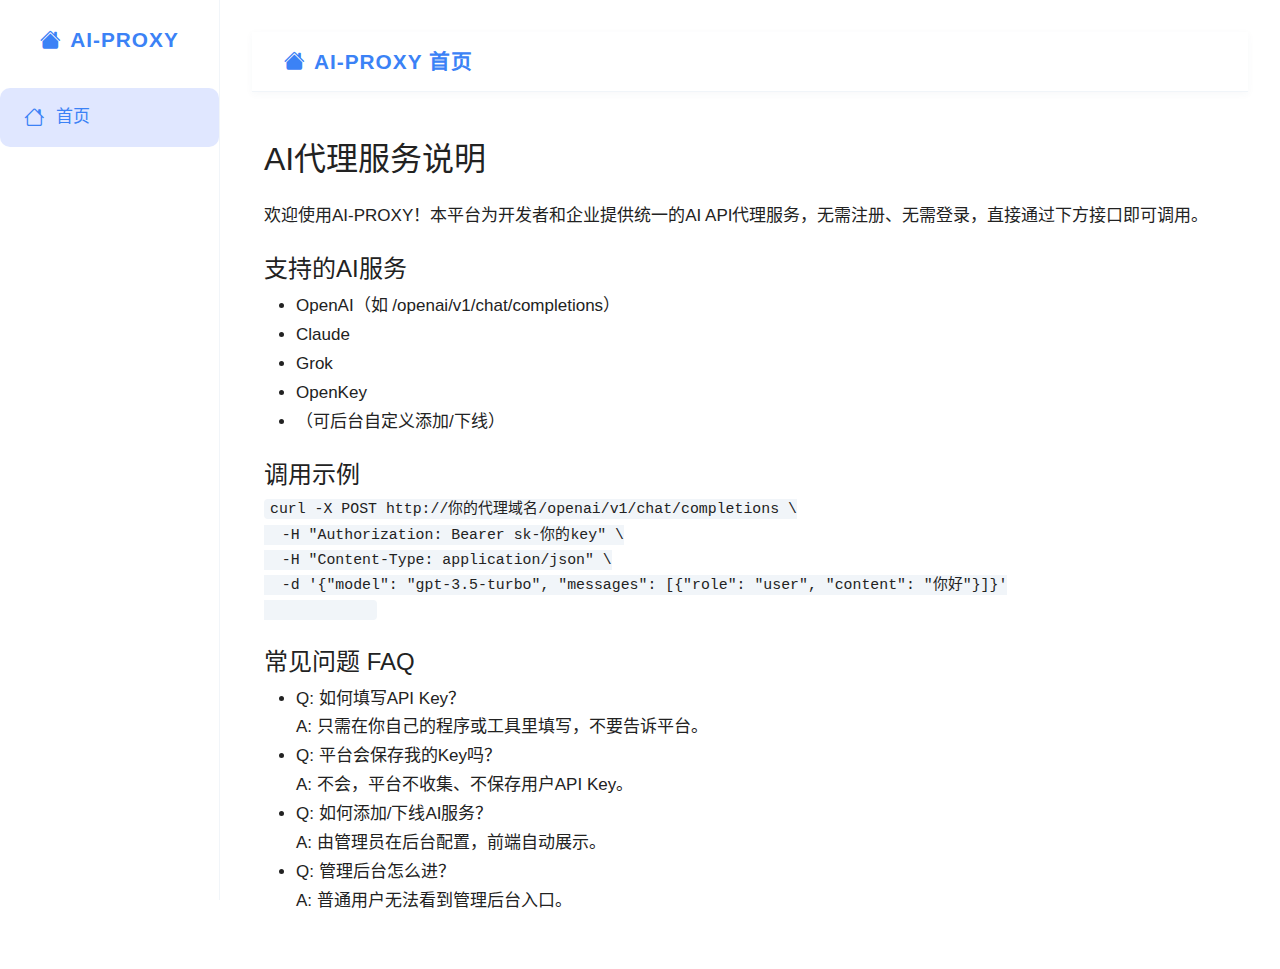
<file: web/index.html>
<!DOCTYPE html>
<html lang="zh-CN">
<head>
    <meta charset="UTF-8">
    <meta name="viewport" content="width=device-width, initial-scale=1.0">
    <title>AI-PROXY 首页</title>
    <link href="https://cdn.jsdelivr.net/npm/bootstrap@5.1.3/dist/css/bootstrap.min.css" rel="stylesheet">
    <link href="https://cdn.jsdelivr.net/npm/bootstrap-icons@1.7.2/font/bootstrap-icons.css" rel="stylesheet">
    <link href="css/main.css" rel="stylesheet">
</head>
<body>
    <!-- 侧边栏，仅首页菜单 -->
    <nav id="sidebar">
        <div class="d-flex align-items-center justify-content-center mb-4" style="height:48px;">
            <span class="navbar-brand"><i class="bi bi-house-fill me-2"></i>AI-PROXY</span>
        </div>
        <ul class="components">
            <li class="active">
                <a href="#">
                    <i class="bi bi-house"></i>
                    <span>首页</span>
                </a>
            </li>
        </ul>
    </nav>
    <!-- 主内容区 -->
    <div id="main-content">
        <nav class="navbar">
            <span class="navbar-brand d-none d-md-block"><i class="bi bi-house-fill me-2"></i>AI-PROXY 首页</span>
        </nav>
        <div class="container mt-5">
            <h2 class="mb-4">AI代理服务说明</h2>
            <p>欢迎使用AI-PROXY！本平台为开发者和企业提供统一的AI API代理服务，无需注册、无需登录，直接通过下方接口即可调用。</p>
            <h4 class="mt-4">支持的AI服务</h4>
            <ul>
                <li>OpenAI（如 /openai/v1/chat/completions）</li>
                <li>Claude</li>
                <li>Grok</li>
                <li>OpenKey</li>
                <li>（可后台自定义添加/下线）</li>
            </ul>
            <h4 class="mt-4">调用示例</h4>
            <pre><code>curl -X POST http://你的代理域名/openai/v1/chat/completions \
  -H "Authorization: Bearer sk-你的key" \
  -H "Content-Type: application/json" \
  -d '{"model": "gpt-3.5-turbo", "messages": [{"role": "user", "content": "你好"}]}'
            </code></pre>
            <h4 class="mt-4">常见问题 FAQ</h4>
            <ul>
                <li>Q: 如何填写API Key？<br>A: 只需在你自己的程序或工具里填写，不要告诉平台。</li>
                <li>Q: 平台会保存我的Key吗？<br>A: 不会，平台不收集、不保存用户API Key。</li>
                <li>Q: 如何添加/下线AI服务？<br>A: 由管理员在后台配置，前端自动展示。</li>
                <li>Q: 管理后台怎么进？<br>A: 普通用户无法看到管理后台入口。</li>
            </ul>
        </div>
    </div>
</body>
</html>
</file>
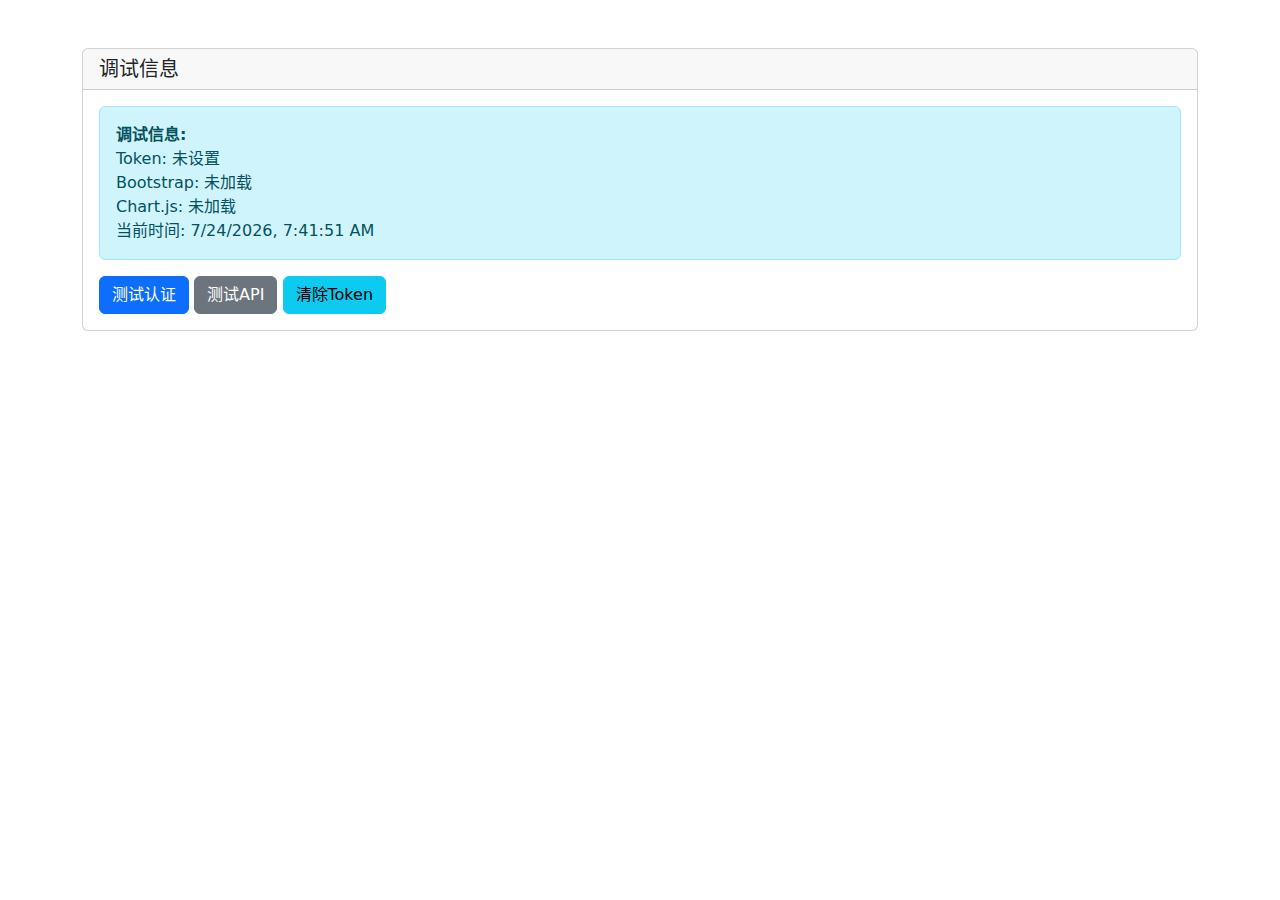
<file: web/debug.html>
<!DOCTYPE html>
<html lang="zh-CN">
<head>
    <meta charset="UTF-8">
    <meta name="viewport" content="width=device-width, initial-scale=1.0">
    <title>调试页面</title>
    <link href="https://cdn.jsdelivr.net/npm/bootstrap@5.1.3/dist/css/bootstrap.min.css" rel="stylesheet">
</head>
<body>
    <div class="container mt-5">
        <div class="row">
            <div class="col-12">
                <div class="card">
                    <div class="card-header">
                        <h5 class="card-title mb-0">调试信息</h5>
                    </div>
                    <div class="card-body">
                        <div id="debugInfo"></div>
                        <button class="btn btn-primary" onclick="testAuth()">测试认证</button>
                        <button class="btn btn-secondary" onclick="testAPI()">测试API</button>
                        <button class="btn btn-info" onclick="clearToken()">清除Token</button>
                    </div>
                </div>
            </div>
        </div>
    </div>

    <script>
        function updateDebugInfo() {
            const debugDiv = document.getElementById('debugInfo');
            const token = localStorage.getItem('admin_token');
            
            debugDiv.innerHTML = `
                <div class="alert alert-info">
                    <strong>调试信息:</strong><br>
                    Token: ${token || '未设置'}<br>
                    Bootstrap: ${typeof bootstrap !== 'undefined' ? '已加载' : '未加载'}<br>
                    Chart.js: ${typeof Chart !== 'undefined' ? '已加载' : '未加载'}<br>
                    当前时间: ${new Date().toLocaleString()}
                </div>
            `;
        }
        
        async function testAuth() {
            const token = localStorage.getItem('admin_token');
            const debugDiv = document.getElementById('debugInfo');
            
            if (!token) {
                debugDiv.innerHTML = '<div class="alert alert-warning">未找到Token，请先设置Token</div>';
                return;
            }
            
            try {
                const response = await fetch('http://localhost:8080/admin/stats', {
                    headers: {
                        'Authorization': `Bearer ${token}`,
                        'Content-Type': 'application/json'
                    }
                });
                
                if (response.ok) {
                    const data = await response.json();
                    debugDiv.innerHTML = `<div class="alert alert-success">认证成功: ${JSON.stringify(data)}</div>`;
                } else {
                    debugDiv.innerHTML = `<div class="alert alert-danger">认证失败: ${response.status}</div>`;
                }
            } catch (error) {
                debugDiv.innerHTML = `<div class="alert alert-danger">请求错误: ${error.message}</div>`;
            }
        }
        
        async function testAPI() {
            const debugDiv = document.getElementById('debugInfo');
            
            try {
                const response = await fetch('http://localhost:8080/admin/stats', {
                    headers: {
                        'Authorization': 'Bearer 123456',
                        'Content-Type': 'application/json'
                    }
                });
                
                if (response.ok) {
                    const data = await response.json();
                    debugDiv.innerHTML = `<div class="alert alert-success">API测试成功: ${JSON.stringify(data)}</div>`;
                } else {
                    debugDiv.innerHTML = `<div class="alert alert-danger">API测试失败: ${response.status}</div>`;
                }
            } catch (error) {
                debugDiv.innerHTML = `<div class="alert alert-danger">API测试错误: ${error.message}</div>`;
            }
        }
        
        function clearToken() {
            localStorage.removeItem('admin_token');
            updateDebugInfo();
        }
        
        // 页面加载时更新调试信息
        document.addEventListener('DOMContentLoaded', function() {
            updateDebugInfo();
        });
    </script>
</body>
</html>
</file>
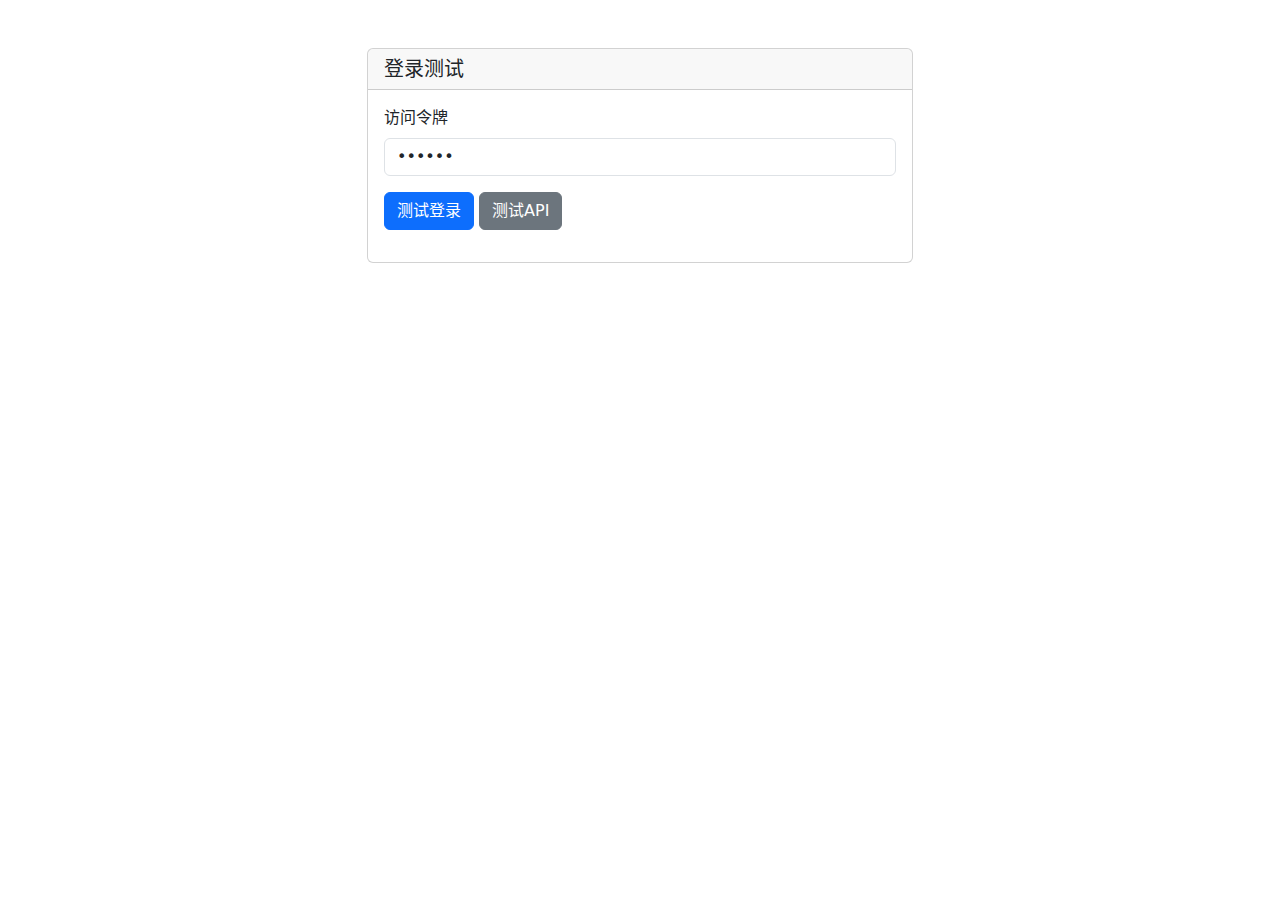
<file: web/test.html>
<!DOCTYPE html>
<html lang="zh-CN">
<head>
    <meta charset="UTF-8">
    <meta name="viewport" content="width=device-width, initial-scale=1.0">
    <title>登录测试</title>
    <link href="https://cdn.jsdelivr.net/npm/bootstrap@5.1.3/dist/css/bootstrap.min.css" rel="stylesheet">
</head>
<body>
    <div class="container mt-5">
        <div class="row justify-content-center">
            <div class="col-md-6">
                <div class="card">
                    <div class="card-header">
                        <h5 class="card-title mb-0">登录测试</h5>
                    </div>
                    <div class="card-body">
                        <form id="testForm">
                            <div class="mb-3">
                                <label for="token" class="form-label">访问令牌</label>
                                <input type="password" class="form-control" id="token" value="123456">
                            </div>
                            <button type="button" class="btn btn-primary" onclick="testLogin()">测试登录</button>
                            <button type="button" class="btn btn-secondary" onclick="testAPI()">测试API</button>
                        </form>
                        <div id="result" class="mt-3"></div>
                    </div>
                </div>
            </div>
        </div>
    </div>

    <script>
        async function testLogin() {
            const token = document.getElementById('token').value;
            const resultDiv = document.getElementById('result');
            
            try {
                // 保存token
                localStorage.setItem('admin_token', token);
                resultDiv.innerHTML = '<div class="alert alert-success">Token已保存到localStorage</div>';
                
                // 测试API调用
                const response = await fetch('http://localhost:8080/admin/stats', {
                    headers: {
                        'Authorization': `Bearer ${token}`,
                        'Content-Type': 'application/json'
                    }
                });
                
                if (response.ok) {
                    const data = await response.json();
                    resultDiv.innerHTML += `<div class="alert alert-success">API调用成功: ${JSON.stringify(data)}</div>`;
                } else {
                    resultDiv.innerHTML += `<div class="alert alert-danger">API调用失败: ${response.status}</div>`;
                }
            } catch (error) {
                resultDiv.innerHTML += `<div class="alert alert-danger">错误: ${error.message}</div>`;
            }
        }
        
        async function testAPI() {
            const resultDiv = document.getElementById('result');
            
            try {
                const response = await fetch('http://localhost:8080/admin/stats', {
                    headers: {
                        'Authorization': 'Bearer 123456',
                        'Content-Type': 'application/json'
                    }
                });
                
                if (response.ok) {
                    const data = await response.json();
                    resultDiv.innerHTML = `<div class="alert alert-success">API测试成功: ${JSON.stringify(data)}</div>`;
                } else {
                    resultDiv.innerHTML = `<div class="alert alert-danger">API测试失败: ${response.status}</div>`;
                }
            } catch (error) {
                resultDiv.innerHTML = `<div class="alert alert-danger">API测试错误: ${error.message}</div>`;
            }
        }
    </script>
</body>
</html>
</file>
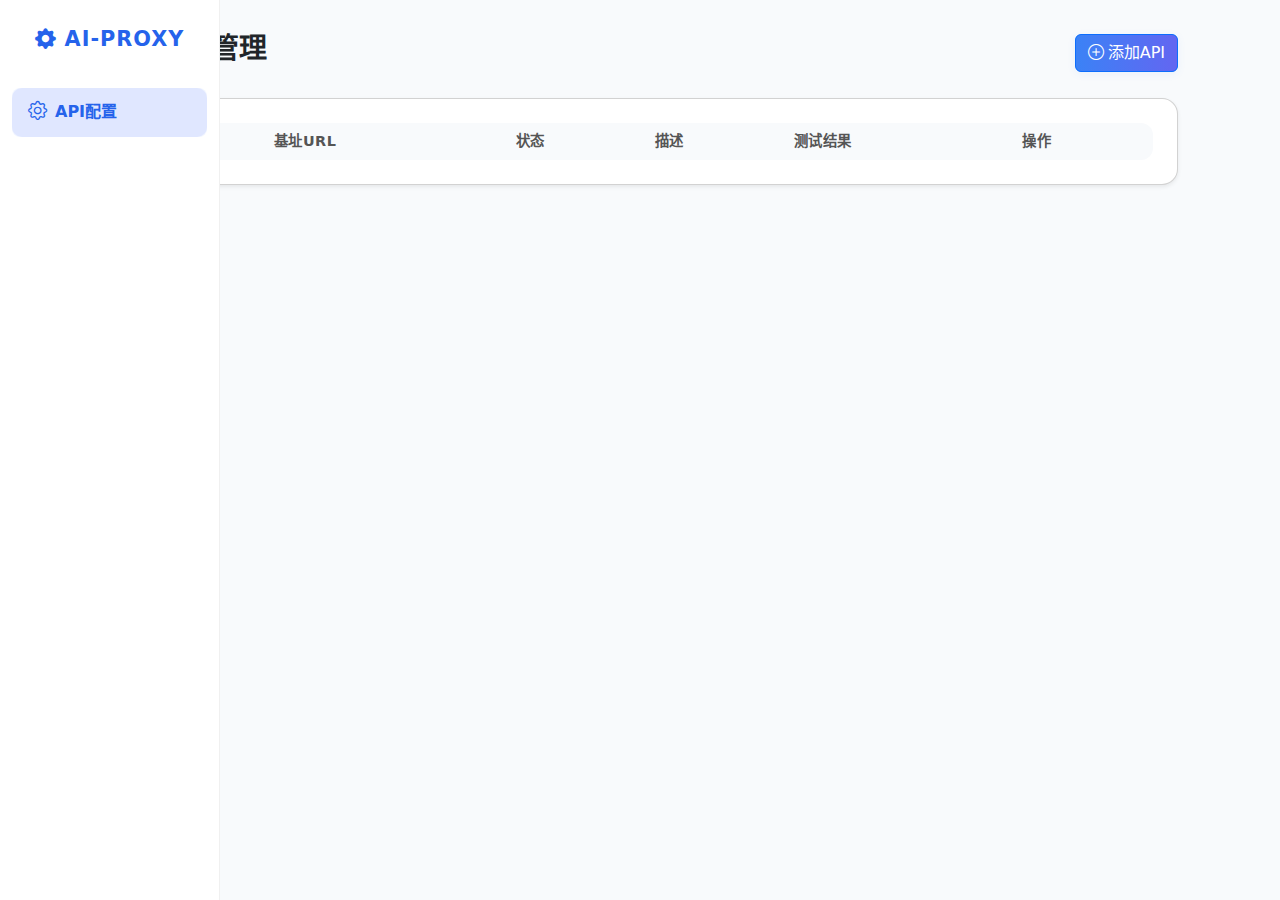
<file: web/pages/api-config.html>
<!DOCTYPE html>
<html lang="zh-CN">
<head>
    <meta charset="UTF-8">
    <meta name="viewport" content="width=device-width, initial-scale=1.0">
    <title>API配置管理</title>
    <link href="../css/main.css" rel="stylesheet">
    <link href="https://cdn.jsdelivr.net/npm/bootstrap@5.1.3/dist/css/bootstrap.min.css" rel="stylesheet">
    <link href="https://cdn.jsdelivr.net/npm/bootstrap-icons@1.7.2/font/bootstrap-icons.css" rel="stylesheet">
    <style>
        .api-table th, .api-table td { vertical-align: middle; }
        .api-table th { background: #f8fafc; }
        .api-table .status-enabled { color: #10b981; font-weight: 600; }
        .api-table .btn { margin-right: 4px; }
        .modal-header { background: #f8fafc; border-bottom: 1px solid #e5e7eb; }
        .modal-footer { border-top: 1px solid #e5e7eb; }
        .form-label { font-weight: 500; }
    </style>
</head>
<body>
<div class="d-flex">
    <!-- 侧边栏 -->
    <nav id="sidebar" style="width:220px;min-height:100vh;background:#fff;border-right:1px solid #f0f0f0;">
        <div class="d-flex align-items-center justify-content-center mb-4" style="height:48px;">
            <span class="navbar-brand" style="font-size:1.3rem;color:#2563eb;"><i class="bi bi-gear-fill me-2"></i>AI-PROXY</span>
        </div>
        <ul class="components" style="list-style:none;padding-left:0;">
            <li class="active" style="background:#f1f5ff;border-radius:8px;margin:0 12px 8px 12px;">
                <a href="#" style="color:#2563eb;font-weight:600;display:flex;align-items:center;padding:10px 16px;">
                    <i class="bi bi-gear me-2"></i>
                    <span>API配置</span>
                </a>
            </li>
        </ul>
    </nav>
    <!-- 主内容区 -->
    <div class="flex-grow-1" style="background:#f8fafc;min-height:100vh;padding:32px 0;">
        <div class="container" style="max-width:1100px;">
            <div class="d-flex justify-content-between align-items-center mb-4">
                <h3 style="font-weight:600;">API配置管理</h3>
                <button class="btn btn-primary" onclick="showAddAPIModal()"><i class="bi bi-plus-circle me-1"></i>添加API</button>
            </div>
            <div class="card shadow-sm" style="border-radius:16px;">
                <div class="card-body p-4">
                    <table class="table api-table mb-0">
                        <thead>
                            <tr>
                                <th>名称</th>
                                <th>基址URL</th>
                                <th>状态</th>
                                <th>描述</th>
                                <th>测试结果</th>
                                <th>操作</th>
                            </tr>
                        </thead>
                        <tbody id="apiConfigTableBody">
                            <!-- 动态渲染API配置行 -->
                        </tbody>
                    </table>
                </div>
            </div>
        </div>
    </div>
</div>
<!-- 添加/编辑API配置弹窗 -->
<div class="modal fade" id="apiConfigModal" tabindex="-1">
    <div class="modal-dialog modal-lg">
        <div class="modal-content">
            <div class="modal-header">
                <h5 class="modal-title" id="apiConfigModalTitle">添加API配置</h5>
                <button type="button" class="btn-close" data-bs-dismiss="modal"></button>
            </div>
            <div class="modal-body">
                <form id="apiConfigForm">
                    <div class="row g-3">
                        <div class="col-md-6">
                            <label class="form-label">API名称 *</label>
                            <input type="text" class="form-control" id="apiName" required placeholder="唯一标识，如：openai、claude等">
                        </div>
                        <div class="col-md-6">
                            <label class="form-label">基址URL *</label>
                            <input type="text" class="form-control" id="baseUrl" required placeholder="API的基础地址，如：https://api.openai.com">
                        </div>
                        <div class="col-12">
                            <label class="form-label">描述</label>
                            <input type="text" class="form-control" id="description" placeholder="">
                        </div>
                        <div class="col-12">
                            <div class="form-check">
                                <input class="form-check-input" type="checkbox" id="enabled" checked>
                                <label class="form-check-label" for="enabled">启用此API配置</label>
                            </div>
                        </div>
                    </div>
                </form>
            </div>
            <div class="modal-footer">
                <button type="button" class="btn btn-secondary" data-bs-dismiss="modal">取消</button>
                <button type="button" class="btn btn-primary" onclick="saveAPIConfig()">保存</button>
            </div>
        </div>
    </div>
</div>
<!-- API配置测试弹窗 -->
<div class="modal fade" id="apiTestModal" tabindex="-1">
    <div class="modal-dialog">
        <div class="modal-content">
            <div class="modal-header">
                <h5 class="modal-title">API配置测试</h5>
                <button type="button" class="btn-close" data-bs-dismiss="modal"></button>
            </div>
            <div class="modal-body">
                <p>将测试API配置的有效性，包括：</p>
                <ul>
                    <li>API地址是否可访问</li>
                    <li>认证信息是否正确</li>
                    <li>POST请求是否支持</li>
                    <li>请求头是否有效</li>
                </ul>
                <div class="alert alert-info small">注意：使用POST请求测试，更接近实际使用场景。如需完整API测试请使用Postman等专业工具。</div>
            </div>
            <div class="modal-footer">
                <button type="button" class="btn btn-secondary" data-bs-dismiss="modal">关闭</button>
                <button type="button" class="btn btn-primary" onclick="startAPITest()">开始测试</button>
            </div>
        </div>
    </div>
</div>
<!-- 这里可引入自定义JS实现表格渲染、弹窗控制、API交互等 -->
<script src="../js/api-config.js"></script>
<script src="https://cdn.jsdelivr.net/npm/bootstrap@5.1.3/dist/js/bootstrap.bundle.min.js"></script>
</body>
</html>
</file>
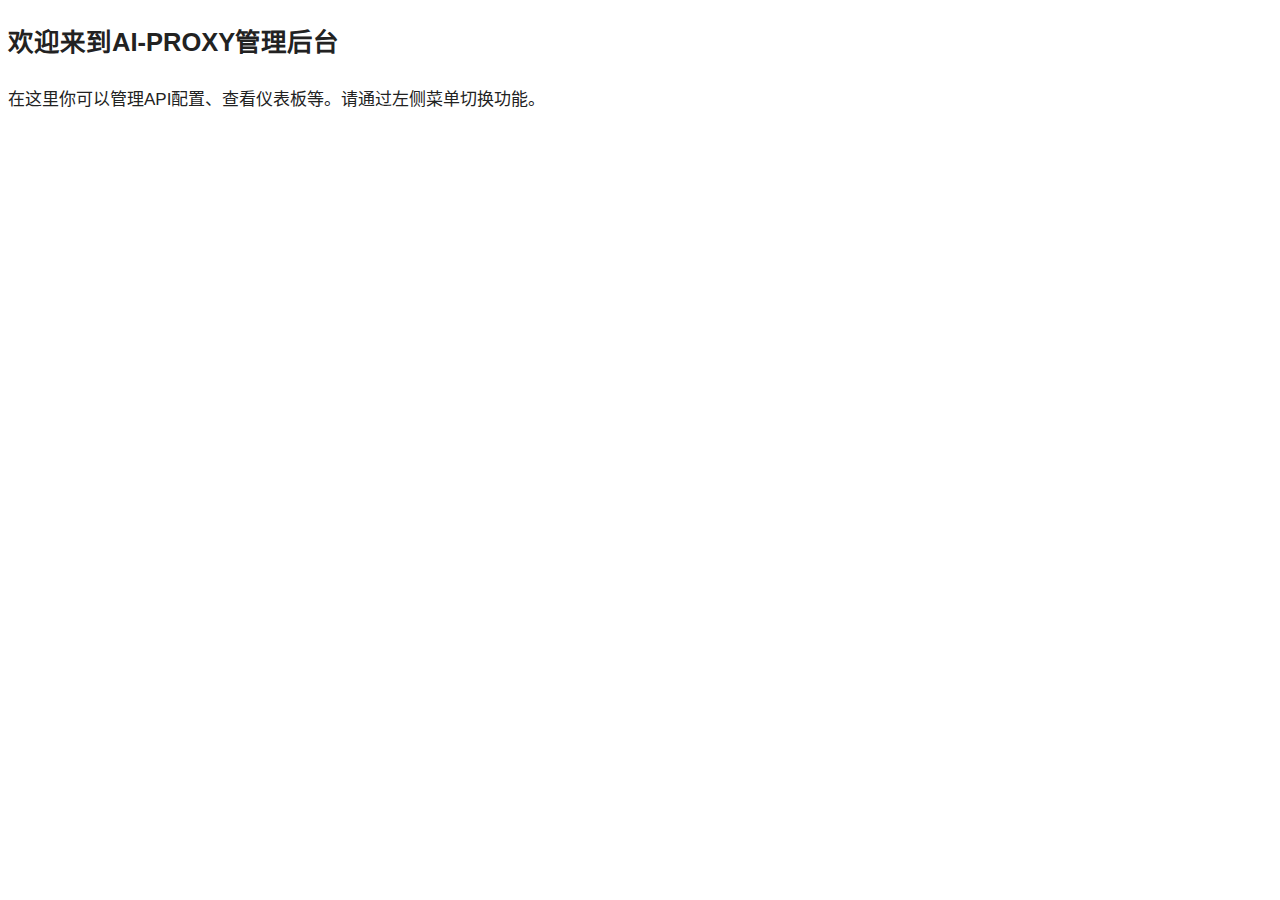
<file: web/pages/home.html>
<!DOCTYPE html>
<html lang="zh-CN">
<head>
    <meta charset="UTF-8">
    <meta name="viewport" content="width=device-width, initial-scale=1.0">
    <title>AI-PROXY 管理后台首页</title>
    <link href="../css/main.css" rel="stylesheet">
</head>
<body>
    <div class="container mt-5">
        <h2>欢迎来到AI-PROXY管理后台</h2>
        <p>在这里你可以管理API配置、查看仪表板等。请通过左侧菜单切换功能。</p>
    </div>
</body>
</html>
</file>
<file: web/css/main.css>
/* 极简现代风格主色调 */
:root {
  --main-bg: #fff;
  --main-color: #3b82f6;
  --main-color-dark: #6366f1;
  --main-gradient: linear-gradient(90deg, #3b82f6 0%, #6366f1 100%);
  --card-radius: 18px;
  --card-shadow: 0 2px 16px 0 rgba(60,72,100,0.07);
  --sidebar-width: 220px;
  --sidebar-bg: #fff;
  --sidebar-active: #e0e7ff;
  --sidebar-hover: #f1f5f9;
  --font-family: 'Inter', 'PingFang SC', 'Microsoft YaHei', Arial, sans-serif;
}

body {
  background: var(--main-bg);
  font-family: var(--font-family);
  color: #222;
  font-size: 17px;
  line-height: 1.7;
}

/* 顶部导航栏 */
.navbar {
  background: var(--main-bg);
  box-shadow: 0 2px 8px 0 rgba(60,72,100,0.04);
  height: 60px;
  display: flex;
  align-items: center;
  padding: 0 32px;
  border-bottom: 1px solid #f1f5f9;
}
.navbar-brand {
  font-weight: bold;
  font-size: 1.3rem;
  color: var(--main-color);
  letter-spacing: 1px;
}
.navbar .user-avatar {
  width: 36px;
  height: 36px;
  border-radius: 50%;
  background: var(--main-gradient);
  color: #fff;
  display: flex;
  align-items: center;
  justify-content: center;
  font-size: 1.1rem;
  margin-left: 18px;
}

/* 侧边栏 */
#sidebar {
  width: var(--sidebar-width);
  background: var(--sidebar-bg);
  border-right: 1px solid #f1f5f9;
  min-height: 100vh;
  padding-top: 16px;
  position: fixed;
  left: 0;
  top: 0;
  z-index: 100;
  transition: all 0.2s;
}
#sidebar .components {
  list-style: none;
  padding: 0;
  margin: 0;
}
#sidebar .components li {
  margin-bottom: 6px;
}
#sidebar .components li a {
  display: flex;
  align-items: center;
  padding: 12px 24px;
  border-radius: 10px;
  color: #222;
  font-weight: 500;
  text-decoration: none;
  transition: background 0.15s, color 0.15s;
}
#sidebar .components li.active a,
#sidebar .components li a:active {
  background: var(--sidebar-active);
  color: var(--main-color);
}
#sidebar .components li a:hover {
  background: var(--sidebar-hover);
  color: var(--main-color-dark);
}
#sidebar .components li i {
  margin-right: 12px;
  font-size: 1.2em;
}

/* 主内容区 */
#main-content {
  margin-left: var(--sidebar-width);
  padding: 32px 32px 32px 32px;
  min-height: 100vh;
  background: var(--main-bg);
  transition: margin 0.2s;
}

/* 卡片 */
.card {
  border-radius: var(--card-radius);
  box-shadow: var(--card-shadow);
  border: none;
  background: #fff;
  margin-bottom: 32px;
}
.card-header {
  background: transparent;
  border-bottom: none;
  padding: 24px 24px 0 24px;
}
.card-title {
  font-size: 1.2rem;
  font-weight: 600;
  color: #222;
}
.card-body {
  padding: 24px;
}

/* 表格 */
.table {
  border-radius: 12px;
  overflow: hidden;
  background: #fff;
  margin-bottom: 0;
}
.table th, .table td {
  border: none;
  padding: 16px 12px;
  font-size: 0.95rem;
  vertical-align: middle;
}
.table thead th {
  background: #f8fafc;
  color: #555;
  font-weight: 600;
  font-size: 0.9rem;
  text-transform: uppercase;
  letter-spacing: 0.5px;
}
.table-hover tbody tr:hover {
  background: #f1f5f9;
}
.table tbody tr {
  border-bottom: 1px solid #f1f5f9;
}
.table tbody tr:last-child {
  border-bottom: none;
}

/* 按钮组 */
.btn-group {
  box-shadow: 0 1px 3px rgba(0,0,0,0.1);
  border-radius: 8px;
  overflow: hidden;
}
.btn-group .btn {
  border-radius: 0;
  border: none;
  padding: 6px 12px;
  font-size: 0.85rem;
  transition: all 0.2s;
}
.btn-group .btn:first-child {
  border-radius: 8px 0 0 8px;
}
.btn-group .btn:last-child {
  border-radius: 0 8px 8px 0;
}
.btn-group .btn:hover {
  transform: translateY(-1px);
  box-shadow: 0 2px 8px rgba(0,0,0,0.15);
}

/* 徽章样式 */
.badge {
  font-size: 0.75rem;
  font-weight: 500;
  padding: 4px 8px;
  border-radius: 6px;
}
.badge.bg-success {
  background-color: #10b981 !important;
}
.badge.bg-secondary {
  background-color: #6b7280 !important;
}
.badge.bg-info {
  background-color: #3b82f6 !important;
}

/* 代码样式 */
code {
  background: #f1f5f9;
  color: #374151;
  padding: 2px 6px;
  border-radius: 4px;
  font-size: 0.85rem;
  font-family: 'Monaco', 'Menlo', 'Ubuntu Mono', monospace;
}

/* 按钮 */
.btn {
  border-radius: 8px;
  font-size: 1rem;
  font-weight: 500;
  padding: 8px 22px;
  transition: box-shadow 0.15s, background 0.15s;
  border: none;
}
.btn-primary {
  background: var(--main-gradient);
  color: #fff;
  box-shadow: 0 2px 8px 0 rgba(59,130,246,0.08);
}
.btn-primary:hover, .btn-primary:focus {
  background: linear-gradient(90deg, #6366f1 0%, #3b82f6 100%);
  color: #fff;
  box-shadow: 0 4px 16px 0 rgba(59,130,246,0.13);
}
.btn-outline-primary {
  border: 1.5px solid var(--main-color);
  color: var(--main-color);
  background: #fff;
}
.btn-outline-primary:hover, .btn-outline-primary:focus {
  background: var(--main-gradient);
  color: #fff;
  border: 1.5px solid var(--main-color-dark);
}

/* 输入框 */
.form-control, .form-select {
  border-radius: 8px;
  border: 1.5px solid #e5e7eb;
  font-size: 1rem;
  padding: 10px 14px;
  background: #f8fafc;
  transition: border 0.15s, box-shadow 0.15s;
}
.form-control:focus, .form-select:focus {
  border-color: var(--main-color);
  box-shadow: 0 0 0 2px #e0e7ff;
  background: #fff;
}

/* 模态框 */
.modal-content {
  border-radius: 16px;
  box-shadow: var(--card-shadow);
  border: none;
}

/* ========== 代码演示区块美化 ========== */
.api-demo {
  background: #23272e;
  border-radius: 14px;
  box-shadow: 0 2px 12px rgba(37,99,235,0.08);
  padding: 0;
  position: relative;
}
.api-demo pre {
  background: none;
  color: #fff;
  border-radius: 0 0 14px 14px;
  margin: 0;
  padding: 22px 20px 18px 20px;
  font-size: 1.08rem;
  font-family: 'Fira Mono', 'Menlo', 'Consolas', monospace;
  overflow-x: auto;
  border: none;
}
.api-demo code {
  background: none;
  color: inherit;
  font-size: 1.08rem;
  font-family: inherit;
  padding: 0;
  border-radius: 0;
}
.api-demo .copy-btn, #copy-demo-btn {
  background: #fff;
  color: #23272e;
  border: none;
  border-radius: 8px;
  padding: 6px 14px 6px 10px;
  font-size: 1rem;
  font-weight: 500;
  box-shadow: 0 1px 6px rgba(37,99,235,0.10);
  position: absolute;
  top: 14px;
  right: 16px;
  z-index: 2;
  display: flex;
  align-items: center;
  gap: 6px;
  transition: background 0.18s, color 0.18s, box-shadow 0.18s;
}
.api-demo .copy-btn:hover, #copy-demo-btn:hover {
  background: #2563eb;
  color: #fff;
  box-shadow: 0 2px 12px rgba(37,99,235,0.18);
}
.api-demo .copy-btn svg, #copy-demo-btn i {
  font-size: 1.1em;
}
.api-demo-header, .card-section .card-header.d-flex {
  background: linear-gradient(90deg,#2563eb 60%,#60a5fa 100%);
  color: #fff;
  border-radius: 14px 14px 0 0;
  font-size: 1.08rem;
  font-weight: 600;
  letter-spacing: 1px;
  padding: 16px 20px 12px 20px;
  display: flex;
  align-items: center;
  justify-content: space-between;
}
.api-demo-tabs {
  display: flex;
  gap: 8px;
}
.api-demo-tabs .tab, #demo-model, #demo-lang {
  background: none;
  border: none;
  color: #e0e7ef;
  padding: 5px 18px;
  border-radius: 8px;
  margin-right: 0;
  cursor: pointer;
  font-weight: 500;
  font-size: 1rem;
  transition: background 0.2s, color 0.2s;
}
.api-demo-tabs .tab.active, #demo-model:focus, #demo-lang:focus, #demo-model option:checked, #demo-lang option:checked {
  background: #2563eb;
  color: #fff;
}
.api-demo-tabs .tab:hover, #demo-model:hover, #demo-lang:hover {
  background: #3b82f6;
  color: #fff;
}
@media (max-width: 600px) {
  .api-demo pre { padding: 14px 6px 12px 6px; font-size: 0.98rem; }
  .api-demo .copy-btn, #copy-demo-btn { top: 8px; right: 8px; padding: 5px 10px 5px 8px; font-size: 0.95rem; }
  .api-demo-header, .card-section .card-header.d-flex { padding: 10px 8px 8px 8px; font-size: 0.98rem; }
}

/* 编辑器风格代码区块 */
.code-editor-frame {
  background: #23272e;
  border-radius: 14px;
  box-shadow: 0 4px 24px rgba(37,99,235,0.10);
  padding: 0;
  position: relative;
  margin-top: 0;
  margin-bottom: 0;
  overflow: hidden;
}
.code-editor-frame::before {
  content: '';
  display: block;
  height: 36px;
  background: #22262e;
  border-radius: 14px 14px 0 0;
  position: absolute;
  left: 0; top: 0; right: 0;
  z-index: 1;
}
.code-editor-frame .editor-dots {
  position: absolute;
  left: 18px;
  top: 12px;
  z-index: 2;
  display: flex;
  gap: 7px;
}
.code-editor-frame .editor-dot {
  width: 9px; height: 9px;
  border-radius: 50%;
  display: inline-block;
}
.code-editor-frame .editor-dot.red { background: #ff5f56; }
.code-editor-frame .editor-dot.yellow { background: #ffbd2e; }
.code-editor-frame .editor-dot.green { background: #27c93f; }
.code-editor-frame pre {
  background: none;
  color: #fff;
  border-radius: 0 0 14px 14px;
  margin: 0;
  padding: 38px 22px 20px 22px;
  font-size: 1.08rem;
  font-family: 'Fira Mono', 'Menlo', 'Consolas', monospace;
  overflow-x: auto;
  border: none;
  min-height: 180px;
  position: relative;
  z-index: 2;
}
.code-editor-frame code {
  background: none;
  color: inherit;
  font-size: 1.08rem;
  font-family: inherit;
  padding: 0;
  border-radius: 0;
}
.api-demo-select {
  border: 1.5px solid #2563eb;
  border-radius: 8px;
  padding: 6px 18px;
  font-size: 1rem;
  color: #23272e;
  background: #fff;
  font-weight: 500;
  margin-left: 18px;
  transition: border 0.2s, box-shadow 0.2s;
  outline: none;
  box-shadow: none;
}
.api-demo-select:focus, .api-demo-select:hover {
  border-color: #60a5fa;
  box-shadow: 0 0 0 2px #2563eb22;
}
.api-demo .copy-btn, #copy-demo-btn {
  background: #fff;
  color: #23272e;
  border: 1.5px solid #2563eb;
  border-radius: 8px;
  padding: 6px 14px 6px 10px;
  font-size: 1rem;
  font-weight: 500;
  box-shadow: 0 1px 6px rgba(37,99,235,0.10);
  position: absolute;
  top: 18px;
  right: 22px;
  z-index: 10;
  display: flex;
  align-items: center;
  gap: 6px;
  transition: background 0.18s, color 0.18s, box-shadow 0.18s, border 0.18s;
}
.api-demo .copy-btn:hover, #copy-demo-btn:hover {
  background: #2563eb;
  color: #fff;
  border-color: #2563eb;
  box-shadow: 0 2px 12px rgba(37,99,235,0.18);
}
.api-demo .copy-btn svg, #copy-demo-btn svg {
  font-size: 1.1em;
}
@media (max-width: 600px) {
  .code-editor-frame pre { padding: 32px 6px 12px 6px; font-size: 0.98rem; }
  .api-demo .copy-btn, #copy-demo-btn { top: 10px; right: 8px; padding: 5px 10px 5px 8px; font-size: 0.95rem; }
}

/* 响应式 */
@media (max-width: 900px) {
  #sidebar {
    width: 60px;
    min-width: 60px;
    padding: 8px 0;
  }
  #sidebar .components li a {
    justify-content: center;
    padding: 12px 0;
  }
  #sidebar .components li a span {
    display: none;
  }
  #main-content {
    margin-left: 60px;
    padding: 18px 8px 18px 8px;
  }
}
@media (max-width: 600px) {
  .navbar {
    padding: 0 8px;
    height: 48px;
  }
  #main-content {
    padding: 8px 2px;
  }
}

/* 其它细节优化 */
::-webkit-scrollbar {
  width: 8px;
  background: #f1f5f9;
}
::-webkit-scrollbar-thumb {
  background: #e0e7ff;
  border-radius: 8px;
}

.api-demo-controls {
  display: flex;
  gap: 12px;
  margin-bottom: 12px;
}
@media (max-width: 600px) {
  .api-demo-controls { flex-direction: column; gap: 8px; }
}
</file>
